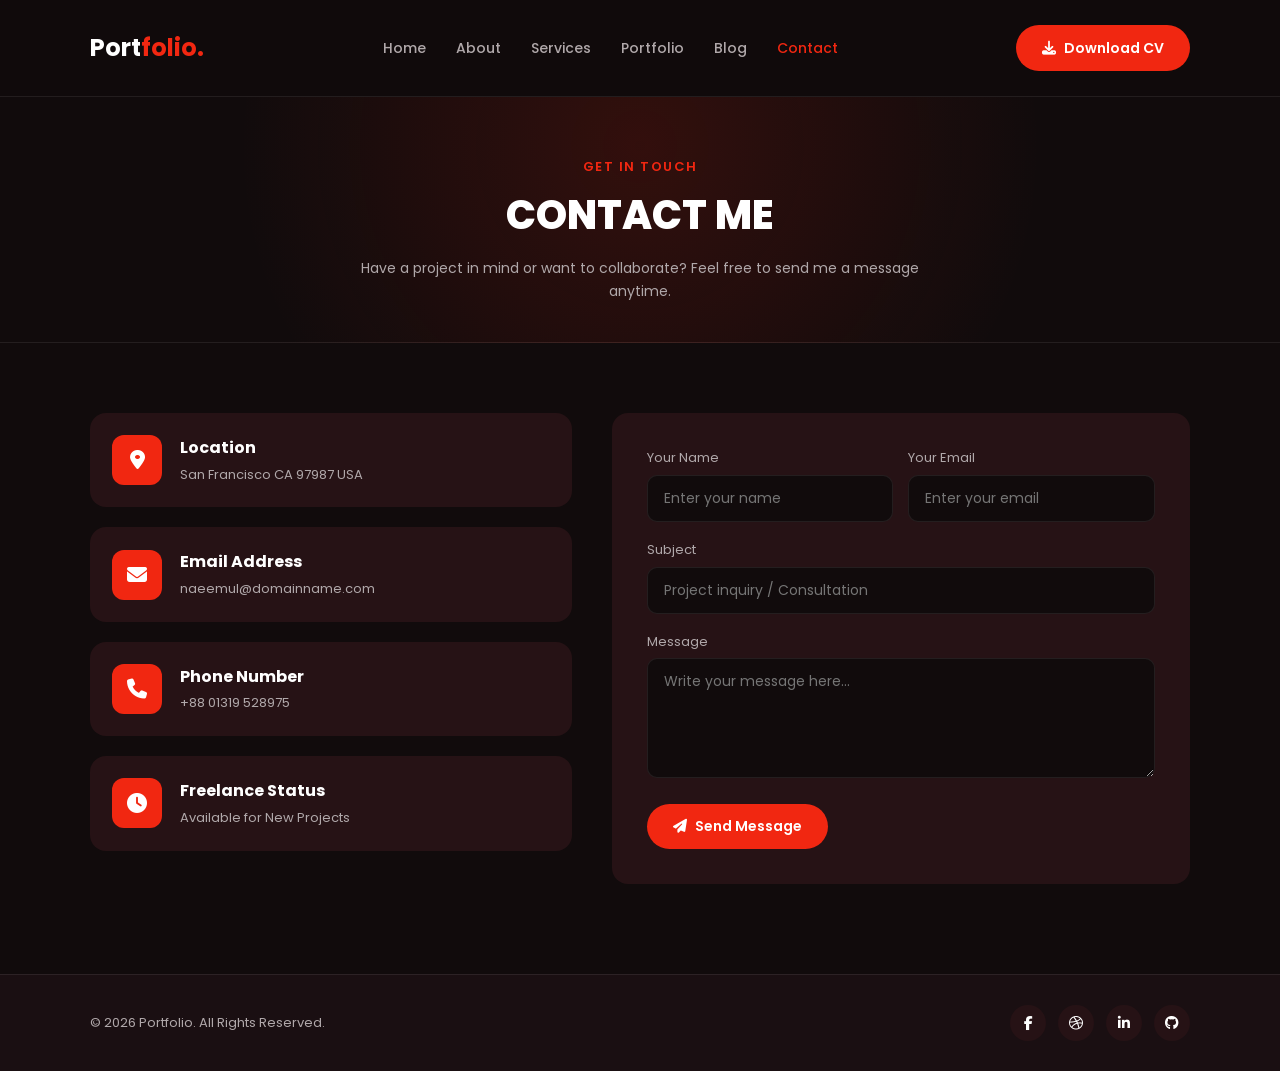
<file: contact.html>
<!DOCTYPE html>
<html lang="en">
<head>
    <meta charset="UTF-8">
    <meta name="viewport" content="width=device-width, initial-scale=1.0">
    <title>Contact - Portfolio</title>
    <!-- ភ្ជាប់ Font Awesome សម្រាប់ប្រើប្រាស់ Icons -->
    <link rel="stylesheet" href="https://cdnjs.cloudflare.com/ajax/libs/font-awesome/6.4.0/css/all.min.css">
    <!-- ភ្ជាប់ Google Fonts (Poppins) -->
    <link href="https://fonts.googleapis.com/css2?family=Poppins:wght@300;400;500;600;700;800&display=swap" rel="stylesheet">
    <!-- ភ្ជាប់ឯកសារ CSS -->
    <link rel="stylesheet" href="style.css">
</head>
<body>

    <!-- ================= ផ្នែកក្បាលគេហទំព័រ (HEADER / NAVBAR) ================= -->
    <header class="navbar">
        <div class="container nav-container">
            <a href="index.html" class="logo">Port<span>folio.</span></a>
            <nav>
                <ul class="nav-links">
                    <li><a href="index.html">Home</a></li>
                    <li><a href="about.html">About</a></li>
                    <li><a href="services.html">Services</a></li>
                    <li><a href="portfolio.html">Portfolio</a></li>
                    <li><a href="blog.html">Blog</a></li>
                    <li><a href="contact.html" class="active">Contact</a></li>
                </ul>
            </nav>
            <a href="about.html" class="btn btn-primary"><i class="fa-solid fa-download"></i> Download CV</a>
        </div>
    </header>

    <main>
        <div class="page-header">
            <div class="container">
                <span class="sub-title">GET IN TOUCH</span>
                <h1>CONTACT ME</h1>
                <p>Have a project in mind or want to collaborate? Feel free to send me a message anytime.</p>
            </div>
        </div>

        <section class="contact-section">
            <div class="container contact-container">
                <div class="contact-info-box">
                    <div class="info-card">
                        <div class="info-icon"><i class="fa-solid fa-location-dot"></i></div>
                        <div>
                            <h4>Location</h4>
                            <p>San Francisco CA 97987 USA</p>
                        </div>
                    </div>

                    <div class="info-card">
                        <div class="info-icon"><i class="fa-solid fa-envelope"></i></div>
                        <div>
                            <h4>Email Address</h4>
                            <p>naeemul@domainname.com</p>
                        </div>
                    </div>

                    <div class="info-card">
                        <div class="info-icon"><i class="fa-solid fa-phone"></i></div>
                        <div>
                            <h4>Phone Number</h4>
                            <p>+88 01319 528975</p>
                        </div>
                    </div>

                    <div class="info-card">
                        <div class="info-icon"><i class="fa-solid fa-clock"></i></div>
                        <div>
                            <h4>Freelance Status</h4>
                            <p>Available for New Projects</p>
                        </div>
                    </div>
                </div>

                <form class="contact-form" action="#" method="post">
                    <div class="form-row">
                        <div class="form-group">
                            <label for="name">Your Name</label>
                            <input type="text" id="name" class="form-control" placeholder="Enter your name" required>
                        </div>
                        <div class="form-group">
                            <label for="email">Your Email</label>
                            <input type="email" id="email" class="form-control" placeholder="Enter your email" required>
                        </div>
                    </div>

                    <div class="form-group">
                        <label for="subject">Subject</label>
                        <input type="text" id="subject" class="form-control" placeholder="Project inquiry / Consultation" required>
                    </div>

                    <div class="form-group">
                        <label for="message">Message</label>
                        <textarea id="message" class="form-control" placeholder="Write your message here..." required></textarea>
                    </div>

                    <button type="submit" class="btn btn-primary"><i class="fa-solid fa-paper-plane"></i> Send Message</button>
                </form>
            </div>
        </section>
    </main>

    <!-- ================= ផ្នែកបាតគេហទំព័រ (FOOTER) ================= -->
    <footer>
        <div class="container footer-container">
            <p>&copy; 2026 Portfolio. All Rights Reserved.</p>
            <div class="social-links">
                <a href="#"><i class="fa-brands fa-facebook-f"></i></a>
                <a href="#"><i class="fa-brands fa-dribbble"></i></a>
                <a href="#"><i class="fa-brands fa-linkedin-in"></i></a>
                <a href="#"><i class="fa-brands fa-github"></i></a>
            </div>
        </div>
    </footer>

</body>
</html>
</file>
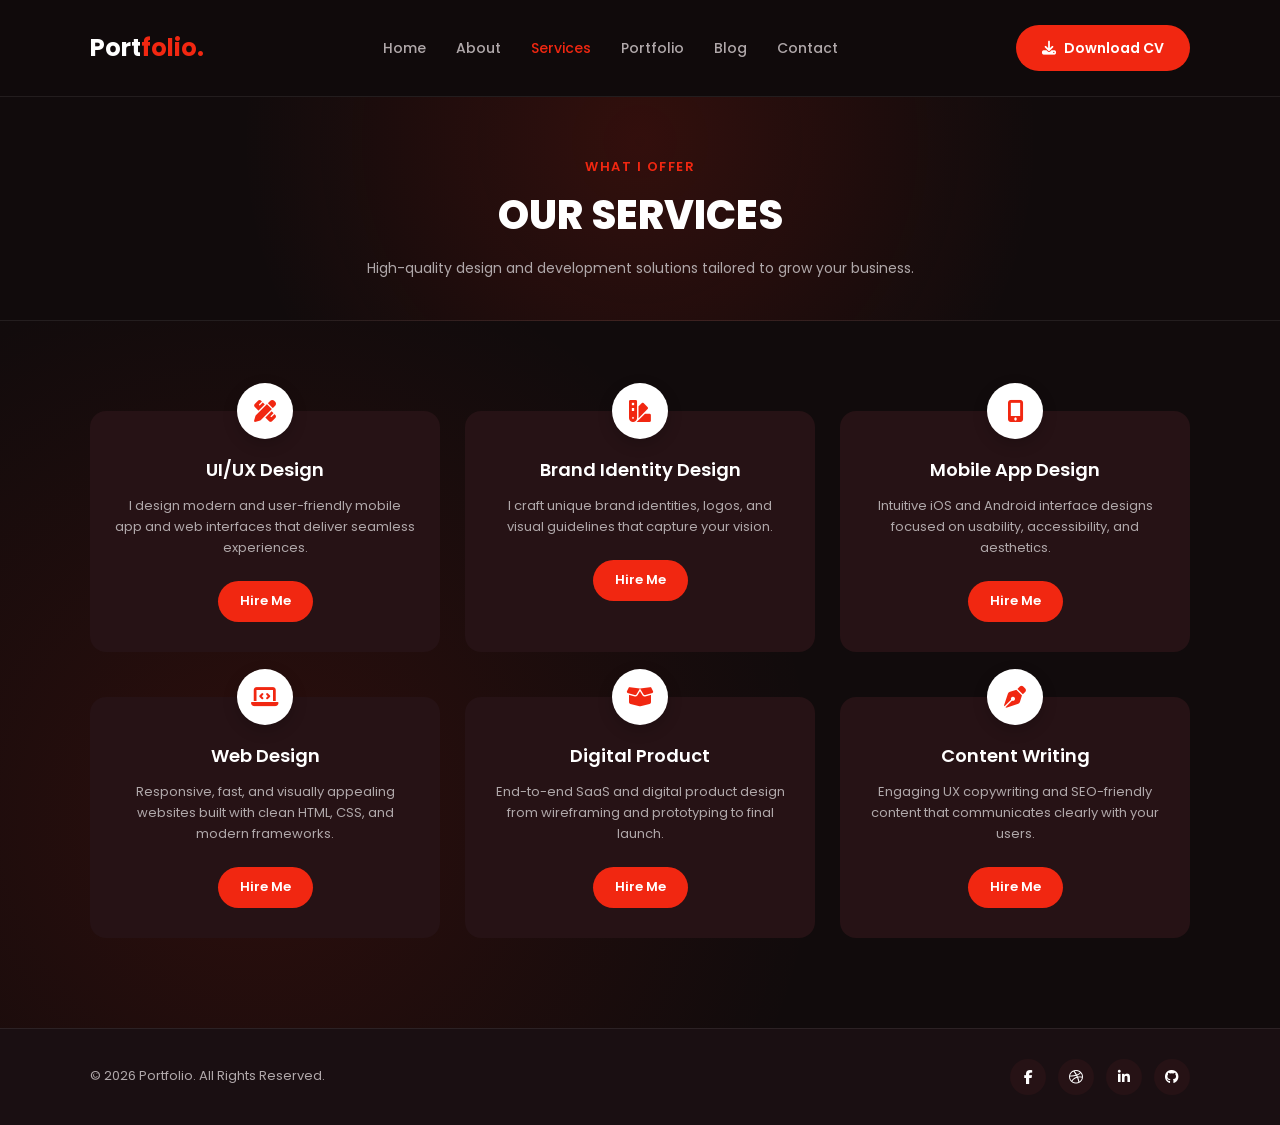
<file: services.html>
<!DOCTYPE html>
<html lang="en">
<head>
    <meta charset="UTF-8">
    <meta name="viewport" content="width=device-width, initial-scale=1.0">
    <title>Services - Portfolio</title>
    <!-- ភ្ជាប់ Font Awesome សម្រាប់ប្រើប្រាស់ Icons -->
    <link rel="stylesheet" href="https://cdnjs.cloudflare.com/ajax/libs/font-awesome/6.4.0/css/all.min.css">
    <!-- ភ្ជាប់ Google Fonts (Poppins) -->
    <link href="https://fonts.googleapis.com/css2?family=Poppins:wght@300;400;500;600;700;800&display=swap" rel="stylesheet">
    <!-- ភ្ជាប់ឯកសារ CSS -->
    <link rel="stylesheet" href="style.css">
</head>
<body>

    <!-- ================= ផ្នែកក្បាលគេហទំព័រ (HEADER / NAVBAR) ================= -->
    <header class="navbar">
        <div class="container nav-container">
            <a href="index.html" class="logo">Port<span>folio.</span></a>
            <nav>
                <ul class="nav-links">
                    <li><a href="index.html">Home</a></li>
                    <li><a href="about.html">About</a></li>
                    <li><a href="services.html" class="active">Services</a></li>
                    <li><a href="portfolio.html">Portfolio</a></li>
                    <li><a href="blog.html">Blog</a></li>
                    <li><a href="contact.html">Contact</a></li>
                </ul>
            </nav>
            <a href="about.html" class="btn btn-primary"><i class="fa-solid fa-download"></i> Download CV</a>
        </div>
    </header>

    <main>
        <div class="page-header">
            <div class="container">
                <span class="sub-title">WHAT I OFFER</span>
                <h1>OUR SERVICES</h1>
                <p>High-quality design and development solutions tailored to grow your business.</p>
            </div>
        </div>

        <section class="services">
            <div class="container">
                <div class="services-grid">
                    <div class="service-card">
                        <div class="service-icon"><i class="fa-solid fa-pen-ruler"></i></div>
                        <h3>UI/UX Design</h3>
                        <p>I design modern and user-friendly mobile app and web interfaces that deliver seamless experiences.</p>
                        <a href="contact.html" class="btn btn-primary btn-sm">Hire Me</a>
                    </div>

                    <div class="service-card">
                        <div class="service-icon"><i class="fa-solid fa-swatchbook"></i></div>
                        <h3>Brand Identity Design</h3>
                        <p>I craft unique brand identities, logos, and visual guidelines that capture your vision.</p>
                        <a href="contact.html" class="btn btn-primary btn-sm">Hire Me</a>
                    </div>

                    <div class="service-card">
                        <div class="service-icon"><i class="fa-solid fa-mobile-screen-button"></i></div>
                        <h3>Mobile App Design</h3>
                        <p>Intuitive iOS and Android interface designs focused on usability, accessibility, and aesthetics.</p>
                        <a href="contact.html" class="btn btn-primary btn-sm">Hire Me</a>
                    </div>

                    <div class="service-card">
                        <div class="service-icon"><i class="fa-solid fa-laptop-code"></i></div>
                        <h3>Web Design</h3>
                        <p>Responsive, fast, and visually appealing websites built with clean HTML, CSS, and modern frameworks.</p>
                        <a href="contact.html" class="btn btn-primary btn-sm">Hire Me</a>
                    </div>

                    <div class="service-card">
                        <div class="service-icon"><i class="fa-solid fa-box-open"></i></div>
                        <h3>Digital Product</h3>
                        <p>End-to-end SaaS and digital product design from wireframing and prototyping to final launch.</p>
                        <a href="contact.html" class="btn btn-primary btn-sm">Hire Me</a>
                    </div>

                    <div class="service-card">
                        <div class="service-icon"><i class="fa-solid fa-pen-nib"></i></div>
                        <h3>Content Writing</h3>
                        <p>Engaging UX copywriting and SEO-friendly content that communicates clearly with your users.</p>
                        <a href="contact.html" class="btn btn-primary btn-sm">Hire Me</a>
                    </div>
                </div>
            </div>
        </section>
    </main>

    <!-- ================= ផ្នែកបាតគេហទំព័រ (FOOTER) ================= -->
    <footer>
        <div class="container footer-container">
            <p>&copy; 2026 Portfolio. All Rights Reserved.</p>
            <div class="social-links">
                <a href="#"><i class="fa-brands fa-facebook-f"></i></a>
                <a href="#"><i class="fa-brands fa-dribbble"></i></a>
                <a href="#"><i class="fa-brands fa-linkedin-in"></i></a>
                <a href="#"><i class="fa-brands fa-github"></i></a>
            </div>
        </div>
    </footer>

</body>
</html>
</file>
<file: style.css>
/* ==========================================================================
   ១. ការកំណត់ទូទៅ និងអថេរពណ៌ (GLOBAL STYLES & CSS VARIABLES)
   ========================================================================== */
:root { /* កន្លែងផ្ទុកអថេរពណ៌ (Variables) ដើម្បីងាយស្រួលហៅមកប្រើ និងកែប្រែរួមគ្នា */
    --bg-dark: #110b0c;           /* ពណ៌ផ្ទៃខាងក្រោយងងឹតចម្បង */
    --bg-secondary: #1a0f12;      /* ពណ៌ផ្ទៃខាងក្រោយសម្រាប់ផ្នែក About និងផ្នែកបន្ទាប់ */
    --card-bg: #261215;           /* ពណ៌ផ្ទៃខាងក្រោយនៃកាតនីមួយៗ */
    --primary-red: #f12711;       /* ពណ៌ក្រហមចម្បងសម្រាប់ប៊ូតុង និងអក្សររំលេច */
    --primary-hover: #d11e0a;     /* ពណ៌ក្រហមពេលដាក់ Mouse ពីលើប៊ូតុង */
    --text-white: #ffffff;        /* ពណ៌អក្សរស */
    --text-gray: #b0a8aa;         /* ពណ៌អក្សរប្រផេះស្រាលសម្រាប់អត្ថបទពណ៌នា */
    --border-color: rgba(255, 255, 255, 0.08); /* ពណ៌គែមបន្ទាត់ស្រាល */
}

* { /* សញ្ញា * មានន័យថាអនុវត្តលើគ្រប់ធាតុ HTML ទាំងអស់ក្នុងគេហទំព័រ */
    margin: 0;                    /* លុបគម្លាតខាងក្រៅដើមរបស់ Browser ឱ្យស្មើ 0 */
    padding: 0;                   /* លុបគម្លាតខាងក្នុងដើមរបស់ Browser ឱ្យស្មើ 0 */
    box-sizing: border-box;       /* គណនា padding និង border បញ្ចូលក្នុងទំហំ width/height សរុប */
    font-family: 'Poppins', sans-serif; /* កំណត់ពុម្ពអក្សរ Poppins សម្រាប់គេហទំព័រទាំងមូល */
}

body {
    background-color: var(--bg-dark); /* ដាក់ពណ៌ផ្ទៃខាងក្រោយគេហទំព័រ */
    color: var(--text-white);         /* កំណត់ពណ៌អក្សរទូទៅជាពណ៌ស */
    line-height: 1.6;                 /* កំណត់គម្លាតកម្ពស់បន្ទាត់អក្សរឱ្យស្រឡះងាយអាន */
    overflow-x: hidden;               /* លាក់ផ្នែកដែលលយហួសអេក្រង់តាមទិសដេក */
    display: flex;                    /* ប្រើ Flexbox ដើម្បីឱ្យ Footer នៅខាងក្រោមជានិច្ច */
    flex-direction: column;           /* តម្រៀបពីលើចុះក្រោម */
    min-height: 100vh;                /* កម្ពស់អប្បបរមាស្មើនឹង 100% នៃអេក្រង់ */
}

main {
    flex: 1;                          /* ឱ្យផ្នែកកណ្តាលរីកពេញទំហំដែលនៅសល់ */
}

.container {
    max-width: 1140px;            /* កំណត់ទទឹងអតិបរមារបស់ប្រអប់កណ្តាល */
    margin: 0 auto;               /* រុញប្រអប់ឱ្យនៅចំកណ្តាលអេក្រង់ */
    padding: 0 20px;              /* បន្ថែមគម្លាតខាងក្នុងឆ្វេង-ស្តាំ 20px */
}

/* ==========================================================================
   ២. រចនាប៊ូតុង និងចំណងជើងរួម (REUSABLE BUTTONS & TITLES)
   ========================================================================== */
.btn {
    display: inline-flex;         /* ធ្វើឱ្យប៊ូតុងរួមទំហំតាមអក្សរ និងអាចតម្រឹម Icon ខាងក្នុងបាន */
    align-items: center;          /* តម្រឹម Icon និងអក្សរក្នុងប៊ូតុងឱ្យនៅកណ្តាលតាមទិសឈរ */
    gap: 8px;                     /* កំណត់គម្លាតចន្លោះ Icon និងអក្សរ 8px */
    padding: 12px 26px;           /* កំណត់គម្លាតខាងក្នុងប៊ូតុង */
    border-radius: 50px;          /* ធ្វើឱ្យជ្រុងប៊ូតុងកោងមូលទ្រវែង */
    text-decoration: none;        /* លុបបន្ទាត់ពីក្រោមអក្សរតំណភ្ជាប់ */
    font-weight: 600;             /* កំណត់កម្រាស់អក្សរ */
    font-size: 14px;              /* កំណត់ទំហំអក្សរ 14px */
    transition: all 0.3s ease;    /* កំណត់ល្បឿនផ្លាស់ប្តូរចលនា 0.3 វិនាទី */
    cursor: pointer;              /* ប្តូរសញ្ញា Mouse ទៅជារូបដៃ */
    border: none;                 /* លុបស៊ុមដើមរបស់ប៊ូតុង */
}

.btn-primary {
    background-color: var(--primary-red); /* ដាក់ពណ៌ផ្ទៃប៊ូតុងជាពណ៌ក្រហម */
    color: var(--text-white);             /* ដាក់ពណ៌អក្សរជាពណ៌ស */
}

.btn-primary:hover {
    background-color: var(--primary-hover); /* ប្តូរពណ៌ក្រហមឱ្យក្រមៅជាងមុន */
    transform: translateY(-2px);  /* រំកិលប៊ូតុងឱ្យហោះឡើងលើ 2px */
}

.btn-sm {
    padding: 10px 22px;           /* បង្រួមគម្លាតខាងក្នុងប៊ូតុងឱ្យតូចជាងមុន */
    font-size: 13px;              /* បន្ថយទំហំអក្សរមកត្រឹម 13px */
}

.btn-icon {
    display: inline-flex;         /* បើកមុខងារ Flexbox */
    align-items: center;          /* កណ្តាលតាមទិសឈរ */
    justify-content: center;      /* កណ្តាលតាមទិសដេក */
    width: 44px;                  /* ទទឹងប៊ូតុង 44px */
    height: 44px;                 /* កម្ពស់ប៊ូតុង 44px */
    background-color: var(--primary-red); /* ពណ៌ផ្ទៃក្រហម */
    color: var(--text-white);     /* ពណ៌ Icon ស */
    border-radius: 12px;          /* ជ្រុងកោង 12px */
    text-decoration: none;        /* លុបបន្ទាត់ពីក្រោម */
    transition: 0.3s;             /* ល្បឿនផ្លាស់ប្តូរពណ៌ */
}

.btn-icon:hover {
    background-color: var(--primary-hover);
}

.sub-title {
    color: var(--primary-red);    /* ពណ៌អក្សរក្រហម */
    font-size: 13px;              /* ទំហំអក្សរ 13px */
    font-weight: 600;             /* កម្រាស់អក្សរ */
    letter-spacing: 1.5px;        /* គម្លាតចន្លោះតួអក្សរ */
    text-transform: uppercase;    /* បំប្លែងជាអក្សរធំទាំងអស់ */
    display: block;               /* ចុះបន្ទាត់ថ្មីដាច់ដោយឡែក */
    margin-bottom: 5px;           /* គម្លាតខាងក្រោម 5px */
}

.page-header {
    padding: 60px 0 40px;         /* គម្លាតក្បាលទំព័រនីមួយៗ */
    text-align: center;           /* តម្រឹមអក្សរកណ្តាល */
    background: radial-gradient(circle at 50% 20%, rgba(241, 39, 17, 0.15), transparent 60%);
    border-bottom: 1px solid var(--border-color);
}

.page-header h1 {
    font-size: 40px;              /* ទំហំចំណងជើងទំព័រ */
    font-weight: 800;
}

.page-header p {
    color: var(--text-gray);
    max-width: 600px;
    margin: 10px auto 0;
    font-size: 14px;
}

/* ==========================================================================
   ៣. ផ្នែកក្បាលគេហទំព័រ (HEADER / NAVBAR)
   ========================================================================== */
.navbar {
    padding: 25px 0;              /* គម្លាតខាងក្នុងលើ-ក្រោម 25px */
    background-color: rgba(17, 11, 12, 0.95); /* ផ្ទៃងងឹតថ្លាបន្តិច */
    position: sticky;             /* ឱ្យ Menu ជាប់នៅខាងលើជានិច្ចពេលអូសចុះក្រោម */
    top: 0;                       /* ជាប់គែមខាងលើ 0px */
    z-index: 1000;                /* ស្ថិតនៅស្រទាប់លើគេបង្អស់ */
    border-bottom: 1px solid var(--border-color);
}

.nav-container {
    display: flex;                /* រៀប Logo, Menu, ប៊ូតុង ឱ្យនៅជួរដេកតែមួយ */
    justify-content: space-between; /* រុញឱ្យនៅម្ខាងម្នាក់ */
    align-items: center;          /* តម្រឹមកណ្តាលតាមទិសឈរ */
}

.logo {
    font-size: 24px;              /* ទំហំអក្សរ Logo */
    font-weight: 700;             /* អក្សរដិត */
    color: var(--text-white);     /* ពណ៌ស */
    text-decoration: none;        /* លុបបន្ទាត់ពីក្រោម */
}

.logo span {
    color: var(--primary-red);    /* ពណ៌ក្រហមសម្រាប់ពាក្យ folio. */
}

.nav-links {
    display: flex;                /* តម្រៀបបញ្ជី Menu ជាជួរដេក */
    list-style: none;             /* លុបចំណុចមូលដើម */
    gap: 30px;                    /* គម្លាតរវាង Menu 30px */
}

.nav-links a {
    color: var(--text-gray);      /* ពណ៌ប្រផេះស្រាល */
    text-decoration: none;        /* លុបបន្ទាត់ពីក្រោម */
    font-size: 14px;              /* ទំហំអក្សរ 14px */
    font-weight: 500;             /* កម្រាស់មធ្យម */
    transition: color 0.3s;       /* ល្បឿនប្តូរពណ៌ */
}

.nav-links a:hover,
.nav-links a.active {             /* រំលេចពណ៌ក្រហមសម្រាប់ទំព័រដែលកំពុងបើក (active) */
    color: var(--primary-red);
}

/* ==========================================================================
   ៤. ផ្នែកដំបូង (HERO SECTION - HOME PAGE)
   ========================================================================== */
.hero {
    padding: 60px 0 80px;         /* គម្លាតខាងក្នុង */
    background: radial-gradient(circle at 80% 30%, rgba(241, 39, 17, 0.15), transparent 50%);
}

.hero-container {
    display: grid;                /* បើកមុខងារ Grid */
    grid-template-columns: 1.1fr 0.9fr; /* ចែកជា ២ ជួរឈរ */
    align-items: center;          /* តម្រឹមកណ្តាលតាមទិសឈរ */
    gap: 40px;                    /* គម្លាត 40px */
}

.hero-content h1 {
    font-size: 48px;
    font-weight: 800;
    line-height: 1.2;
}

.typing-text {
    font-size: 48px;
    font-weight: 800;
    color: var(--primary-red);
    margin-bottom: 15px;
}

.cursor {
    color: var(--text-white);
    animation: blink 1s infinite; /* ភ្ជាប់ចលនាលោតភ្លឹបភ្លែត */
}

@keyframes blink {
    0%, 100% { opacity: 1; }
    50% { opacity: 0; }
}

.hero-content p {
    color: var(--text-gray);
    font-size: 15px;
    max-width: 450px;
    margin-bottom: 30px;
}

.hero-buttons {
    display: flex;
    align-items: center;
    gap: 20px;
}

.status-badge {
    display: flex;
    align-items: center;
    gap: 8px;
    font-size: 13px;
    color: var(--text-gray);
}

.status-badge .dot {
    width: 8px;
    height: 8px;
    background-color: #2ecc71;    /* ចំណុចពណ៌បៃតង */
    border-radius: 50%;
}

.hero-image {
    position: relative;           /* កំណត់ជាប្រអប់មេសម្រាប់ប្រអប់អណ្តែត */
    display: flex;
    justify-content: center;
}

.hero-image img {
    width: 100%;
    max-width: 380px;
    border-radius: 20px;
    object-fit: cover;            /* តម្រូវរូបភាពឱ្យពេញប្រអប់ស្អាត */
}

.floating-card {
    position: absolute;           /* ធ្វើឱ្យប្រអប់អណ្តែតលើរូបភាព */
    background-color: var(--text-white);
    color: #111;
    border-radius: 14px;
    box-shadow: 0 10px 30px rgba(0, 0, 0, 0.3);
}

.badge-top {
    top: 20px;
    right: 10px;
    padding: 12px 18px;
    display: flex;
    align-items: center;
    gap: 12px;
}

.badge-icon {
    width: 36px;
    height: 36px;
    background-color: rgba(241, 39, 17, 0.1);
    color: var(--primary-red);
    border-radius: 50%;
    display: flex;
    align-items: center;
    justify-content: center;
    font-size: 18px;
}

.badge-text strong {
    display: block;
    font-size: 13px;
    line-height: 1.2;
}

.badge-text span {
    font-size: 11px;
    color: #666;
}

.badge-bottom {
    bottom: 20px;
    left: 10px;
    padding: 18px 20px;
    text-align: center;
    width: 150px;
}

.badge-icon-circle {
    width: 36px;
    height: 36px;
    background-color: var(--primary-red);
    color: var(--text-white);
    border-radius: 50%;
    display: flex;
    align-items: center;
    justify-content: center;
    margin: 0 auto 8px;
}

.badge-bottom h3 {
    font-size: 26px;
    font-weight: 800;
    line-height: 1.1;
}

.badge-bottom p {
    font-size: 11px;
    color: #666;
    margin-top: 4px;
}

/* ==========================================================================
   ៥. ផ្នែកអំពីខ្ញុំ (ABOUT SECTION)
   ========================================================================== */
.about {
    background-color: var(--bg-secondary);
    padding: 90px 0;
}

.about-container {
    display: grid;
    grid-template-columns: 1fr 1fr; /* បែងចែកជា ២ ជួរឈរស្មើគ្នា */
    gap: 50px;
    align-items: center;
}

.about-grid {
    display: grid;
    grid-template-columns: 1fr 1fr; /* បង្កើតក្រឡា 2x2 */
    gap: 20px;
}

.grid-img img {
    width: 100%;
    height: 180px;
    object-fit: cover;
    border-radius: 16px;
    display: block;
}

.stat-box {
    background-color: var(--card-bg);
    border-radius: 16px;
    height: 180px;
    display: flex;
    flex-direction: column;       /* តម្រៀបតួលេខ និងអក្សរពីលើចុះក្រោម */
    justify-content: center;
    align-items: center;
    text-align: center;
    padding: 20px;
}

.stat-box h3 {
    font-size: 36px;
    font-weight: 800;
    color: var(--text-white);
}

.stat-box p {
    font-size: 12px;
    color: var(--primary-red);
    font-weight: 600;
    letter-spacing: 1px;
    margin-top: 5px;
}

.about-content h2 {
    font-size: 34px;
    font-weight: 700;
    margin-bottom: 15px;
}

.about-desc {
    color: var(--text-gray);
    font-size: 14px;
    margin-bottom: 25px;
}

.personal-info {
    list-style: none;
    margin-bottom: 30px;
}

.personal-info li {
    display: flex;
    align-items: center;
    font-size: 14px;
    color: var(--text-gray);
    margin-bottom: 10px;
}

.personal-info strong {
    color: var(--text-white);
    margin-right: 6px;
}

.personal-info .bullet {
    width: 8px;
    height: 8px;
    background-color: var(--primary-red);
    border-radius: 50%;
    margin-right: 12px;
    display: inline-block;
}

.about-actions {
    display: flex;
    align-items: center;
    gap: 15px;
}

/* ==========================================================================
   ៦. ផ្នែកសេវាកម្ម (SERVICES SECTION)
   ========================================================================== */
.services {
    padding: 90px 0;
    background: radial-gradient(circle at 20% 70%, rgba(241, 39, 17, 0.12), transparent 50%);
}

.services-header {
    display: flex;
    justify-content: space-between;
    align-items: flex-end;
    margin-bottom: 60px;
}

.services-header h2 {
    font-size: 34px;
    font-weight: 700;
}

.header-actions {
    display: flex;
    align-items: center;
    gap: 12px;
}

.services-grid {
    display: grid;
    grid-template-columns: repeat(3, 1fr); /* ក្រឡា ៣ ជួរឈរ */
    gap: 45px 25px;
}

.service-card {
    background-color: var(--card-bg);
    padding: 45px 25px 30px;
    border-radius: 16px;
    text-align: center;
    position: relative;           /* ប្រអប់មេសម្រាប់រង្វង់ Icon */
    transition: transform 0.3s ease;
}

.service-card:hover {
    transform: translateY(-5px);  /* ហោះឡើងលើ 5px ពេលដាក់ Mouse ពីលើ */
}

.service-icon {
    width: 56px;
    height: 56px;
    background-color: var(--text-white);
    color: var(--primary-red);
    border-radius: 50%;
    display: flex;
    align-items: center;
    justify-content: center;
    font-size: 22px;
    position: absolute;           /* អណ្តែតនៅគែមខាងលើកាត */
    top: -28px;
    left: 50%;
    transform: translateX(-50%);  /* តម្រឹមចំកណ្តាលឥតខ្ចោះ */
    box-shadow: 0 5px 15px rgba(0, 0, 0, 0.2);
}

.service-card h3 {
    font-size: 18px;
    font-weight: 600;
    margin-bottom: 12px;
}

.service-card p {
    color: var(--text-gray);
    font-size: 13px;
    margin-bottom: 22px;
}

/* ==========================================================================
   ៧. ផ្នែកស្នាដៃ (PORTFOLIO PAGE)
   ========================================================================== */
.portfolio-section {
    padding: 70px 0 90px;
}

.filter-buttons {
    display: flex;                /* តម្រៀបប៊ូតុងជ្រើសរើសប្រភេទការងារជាជួរដេក */
    justify-content: center;      /* ដាក់នៅកណ្តាល */
    flex-wrap: wrap;              /* ចុះបន្ទាត់ស្វ័យប្រវត្តិពេលអេក្រង់តូច */
    gap: 12px;
    margin-bottom: 40px;
}

.filter-btn {
    padding: 8px 20px;
    background-color: var(--card-bg);
    color: var(--text-gray);
    border-radius: 30px;
    font-size: 13px;
    text-decoration: none;
    transition: 0.3s;
}

.filter-btn:hover,
.filter-btn.active {
    background-color: var(--primary-red);
    color: var(--text-white);
}

.portfolio-grid {
    display: grid;
    grid-template-columns: repeat(3, 1fr); /* ក្រឡា ៣ ជួរឈរ */
    gap: 25px;
}

.portfolio-card {
    background-color: var(--card-bg);
    border-radius: 16px;
    overflow: hidden;             /* កាត់ផ្នែករូបភាពដែលលយចេញក្រៅជ្រុងកោង */
    transition: transform 0.3s ease;
}

.portfolio-card:hover {
    transform: translateY(-6px);
}

.portfolio-card img {
    width: 100%;
    height: 220px;
    object-fit: cover;
    display: block;
}

.portfolio-info {
    padding: 20px;
}

.portfolio-category {
    color: var(--primary-red);
    font-size: 12px;
    font-weight: 600;
    text-transform: uppercase;
}

.portfolio-info h3 {
    font-size: 18px;
    margin: 6px 0 12px;
}

/* ==========================================================================
   ៨. ផ្នែកអត្ថបទ (BLOG PAGE)
   ========================================================================== */
.blog-section {
    padding: 70px 0 90px;
}

.blog-grid {
    display: grid;
    grid-template-columns: repeat(3, 1fr); /* ក្រឡា ៣ ជួរឈរ */
    gap: 25px;
}

.blog-card {
    background-color: var(--card-bg);
    border-radius: 16px;
    overflow: hidden;
    display: flex;
    flex-direction: column;       /* រៀបរូបភាព និងអត្ថបទពីលើចុះក្រោម */
}

.blog-card img {
    width: 100%;
    height: 200px;
    object-fit: cover;
}

.blog-content {
    padding: 22px;
    flex: 1;
    display: flex;
    flex-direction: column;
}

.blog-meta {
    display: flex;
    gap: 15px;
    font-size: 12px;
    color: var(--primary-red);
    margin-bottom: 10px;
}

.blog-content h3 {
    font-size: 18px;
    margin-bottom: 10px;
    line-height: 1.4;
}

.blog-content p {
    color: var(--text-gray);
    font-size: 13px;
    margin-bottom: 20px;
    flex: 1;
}

.read-more {
    color: var(--text-white);
    text-decoration: none;
    font-size: 13px;
    font-weight: 600;
    display: inline-flex;
    align-items: center;
    gap: 6px;
    transition: color 0.3s;
}

.read-more:hover {
    color: var(--primary-red);
}

/* ==========================================================================
   ៩. ផ្នែកទំនាក់ទំនង (CONTACT PAGE)
   ========================================================================== */
.contact-section {
    padding: 70px 0 90px;
}

.contact-container {
    display: grid;
    grid-template-columns: 1fr 1.2fr; /* ខាងឆ្វេងព័ត៌មានទំនាក់ទំនង ខាងស្តាំប្រអប់ផ្ញើសារ */
    gap: 40px;
}

.contact-info-box {
    display: flex;
    flex-direction: column;
    gap: 20px;
}

.info-card {
    background-color: var(--card-bg);
    padding: 22px;
    border-radius: 16px;
    display: flex;
    align-items: center;
    gap: 18px;
}

.info-icon {
    width: 50px;
    height: 50px;
    background-color: var(--primary-red);
    color: var(--text-white);
    border-radius: 12px;
    display: flex;
    align-items: center;
    justify-content: center;
    font-size: 20px;
    flex-shrink: 0;                /* ការពារកុំឱ្យប្រអប់ Icon រួមតូចពេលអក្សរវែង */
}

.info-card h4 {
    font-size: 16px;
    margin-bottom: 4px;
}

.info-card p {
    color: var(--text-gray);
    font-size: 13px;
}

.contact-form {
    background-color: var(--card-bg);
    padding: 35px;
    border-radius: 16px;
}

.form-row {
    display: grid;
    grid-template-columns: 1fr 1fr; /* ដាក់ប្រអប់ឈ្មោះ និងអ៊ីមែលទន្ទឹមគ្នា */
    gap: 15px;
}

.form-group {
    margin-bottom: 18px;
}

.form-group label {
    display: block;
    font-size: 13px;
    margin-bottom: 6px;
    color: var(--text-gray);
}

.form-control {
    width: 100%;                  /* ឱ្យប្រអប់បញ្ចូលអក្សររីកពេញទទឹង */
    padding: 12px 16px;
    background-color: var(--bg-dark);
    border: 1px solid var(--border-color);
    border-radius: 10px;
    color: var(--text-white);
    font-size: 14px;
    outline: none;                /* លុបស៊ុមពណ៌ខៀវដើមពេលចុចសរសេរ */
    transition: border-color 0.3s;
}

.form-control:focus {             /* ប្តូរពណ៌ស៊ុមពេលចុចចូលសរសេរ */
    border-color: var(--primary-red);
}

textarea.form-control {
    resize: vertical;             /* អនុញ្ញាតឱ្យទាញពង្រីកប្រអប់សារបានតែតាមទិសឈរ */
    min-height: 120px;
}

/* ==========================================================================
   ១០. ផ្នែកបាតគេហទំព័រ (FOOTER)
   ========================================================================== */
footer {
    background-color: var(--bg-secondary);
    padding: 30px 0;
    border-top: 1px solid var(--border-color);
    margin-top: auto;
}

.footer-container {
    display: flex;
    justify-content: space-between;
    align-items: center;
    flex-wrap: wrap;
    gap: 15px;
}

.footer-container p {
    color: var(--text-gray);
    font-size: 13px;
}

.social-links {
    display: flex;
    gap: 12px;
}

.social-links a {
    width: 36px;
    height: 36px;
    background-color: var(--card-bg);
    color: var(--text-white);
    border-radius: 50%;
    display: flex;
    align-items: center;
    justify-content: center;
    text-decoration: none;
    font-size: 14px;
    transition: 0.3s;
}

.social-links a:hover {
    background-color: var(--primary-red);
}

/* ==========================================================================
   ១១. ការបត់បែនតាមទំហំអេក្រង់ (RESPONSIVE DESIGN)
   ========================================================================== */
@media (max-width: 992px) {       /* អនុវត្តពេលអេក្រង់តូចជាង ឬស្មើ 992px (Tablet) */
    .hero-container,
    .about-container,
    .contact-container {
        grid-template-columns: 1fr; /* ប្តូរមក ១ ជួរឈរ */
    }

    .hero-content,
    .about-content {
        text-align: center;
    }

    .hero-content p {
        margin: 0 auto 30px;
    }

    .hero-buttons,
    .about-actions,
    .personal-info li {
        justify-content: center;
    }

    .services-grid,
    .portfolio-grid,
    .blog-grid {
        grid-template-columns: repeat(2, 1fr); /* ប្តូរមក ២ ជួរឈរ */
    }
}

@media (max-width: 600px) {       /* អនុវត្តពេលអេក្រង់តូចជាង ឬស្មើ 600px (ទូរស័ព្ទ) */
    .nav-links {
        gap: 14px;
        font-size: 12px;
    }
    
    .nav-container {
        flex-direction: column;   /* តម្រៀប Logo, Menu, ប៊ូតុង ពីលើចុះក្រោមលើទូរស័ព្ទ */
        gap: 15px;
    }

    .hero-content h1,
    .typing-text {
        font-size: 36px;
    }

    .services-header {
        flex-direction: column;
        align-items: flex-start;
        gap: 20px;
    }

    .services-grid,
    .portfolio-grid,
    .blog-grid,
    .form-row {
        grid-template-columns: 1fr; /* ប្តូរមក ១ ជួរឈរពេញអេក្រង់ */
    }

    .footer-container {
        flex-direction: column;
        text-align: center;
    }
}
</file>
